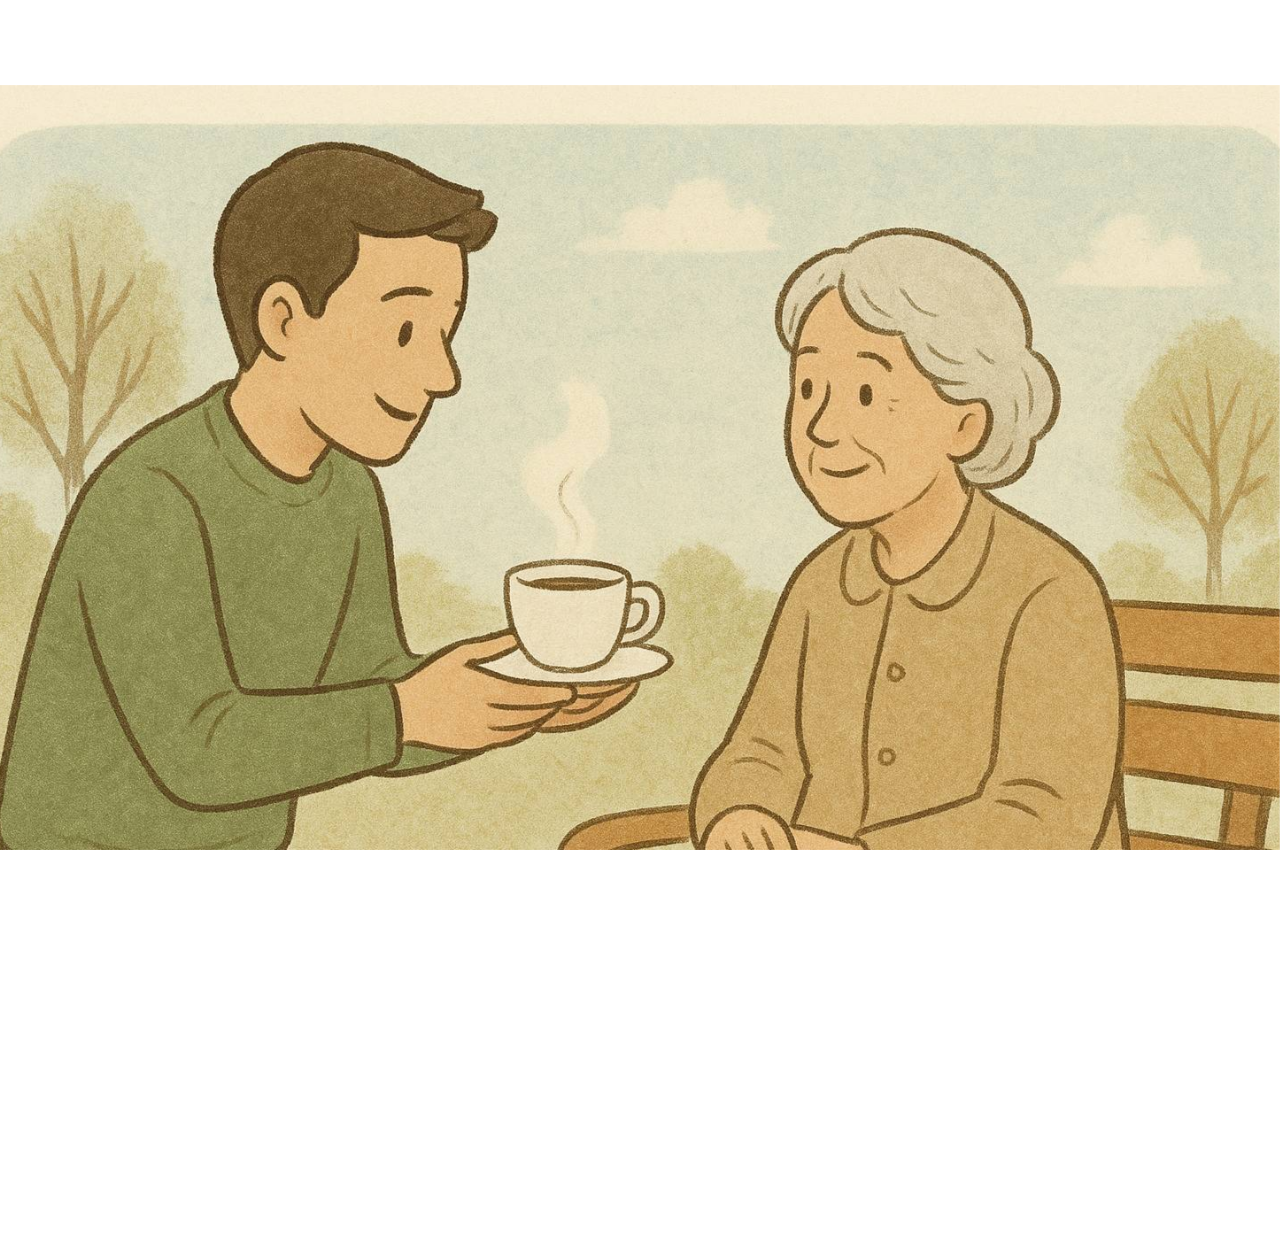
<file: index.html>
<!DOCTYPE html>
<html lang="en">
<head>
    <meta charset="UTF-8">
    <meta name="viewport" content="width=device-width, initial-scale=1.0">
    <title>Gae Apik | Beranda</title>
    <link rel="icon" type="image/svg+xml" href="img/stars.svg">

    <!-- Font Awesome -->
    <link rel="stylesheet" href="https://cdnjs.cloudflare.com/ajax/libs/font-awesome/6.5.0/css/all.min.css">

    <!-- Bootstrap CSS CDN -->
    <link href="https://cdn.jsdelivr.net/npm/bootstrap@5.3.3/dist/css/bootstrap.min.css" rel="stylesheet">

    <!-- Bootstrap Icons -->
    <link rel="stylesheet" href="https://cdn.jsdelivr.net/npm/bootstrap-icons@1.10.5/font/bootstrap-icons.css">

    <!-- File CSS -->
    <link rel="stylesheet" href="style.css">
</head>
<body>

    <!-- NAVBAR -->
    <nav id="mainNavbar" class="navbar navbar-expand-lg navbar-light shadow-sm fixed-top navbar-load">
        <div class="container-fluid">

            <!-- Logo + Title (mepet kiri) -->
            <a class="navbar-brand d-flex align-items-center brand-hover ms-3" href="index.html">
                <i class="bi bi-stars fs-5 me-2 pink"></i>
                <span class="fw-bold fs-5">Gae Apik</span>
            </a>

            <!-- History Link (mepet kanan) -->
            <div class="ms-auto me-4">
                <a href="history.html" class="nav-link history-link">
                <i class="bi bi-clock-history pink"></i>&nbsp;History</a>
            </div>

        </div>
    </nav>

    <!-- HERO SLIDER DENGAN FADE -->
    <div id="heroCarousel" class="carousel slide carousel-fade position-relative" data-bs-ride="carousel">

        <div class="carousel-inner">

            <div class="carousel-item active">
                <img src="img/ChatGPT Image 18 Nov 2025, 10.25.10.png" 
                    class="d-block w-100 hero-img slide-img" alt="Slide 1">
            </div>

            <div class="carousel-item">
                <img src="img/ChatGPT Image 18 Nov 2025, 10.25.15.png" 
                    class="d-block w-100 hero-img slide-img" alt="Slide 2">
            </div>

            <div class="carousel-item">
                <img src="img/ChatGPT Image 18 Nov 2025, 10.27.19.png" 
                    class="d-block w-100 hero-img slide-img" alt="Slide 2">
            </div>

            <div class="carousel-item">
                <img src="img/ChatGPT Image 18 Nov 2025, 10.30.34.png" 
                    class="d-block w-100 hero-img slide-img" alt="Slide 2">
            </div>

        </div>

        <!-- Kontrol Carousel -->
        <!-- <button class="carousel-control-prev" type="button" data-bs-target="#heroCarousel" data-bs-slide="prev">
            <span class="carousel-control-prev-icon"></span>
        </button>
        <button class="carousel-control-next" type="button" data-bs-target="#heroCarousel" data-bs-slide="next">
            <span class="carousel-control-next-icon"></span>
        </button> -->

        <!-- ===== CIRCLE CARD ===== -->
        <!-- <div id="random" class="circle-card text-center">
            <div class="circle-icon">
                <i class="bi bi-stars"></i>
            </div>
            <h3 class="mt-3">Ayo Gas</h3>
            <p>Ngelakoni Kebecikan Teko Tumindak Cilik</p>
        </div> -->
        
        <div id="random" class="circle-card text-center">
            <button id="close-btn" class="btn-close-custom" hidden>×</button>
            <div class="circle-icon">
                <i id="logo-icon" class="bi bi-stars"></i>
            </div>
            <h3 id="title-show" class="mt-3">Ayo Gass</h3>
            <p id="desc-show">Ngelakoni Kebaikan Diawali Tekok Hal-hal Cilik</p>

            <!-- Tombol muncul setelah expand -->
            <div class="action-buttons">
                <button id="skip" class="btn-skip">Skip</button>
                <button id="kerjakan" class="btn-go">Kerjakno</button>
            </div>
        </div>

    </div>

    <!-- SECTION CARD HORIZONTAL -->
    <div class="container my-5" id="card-section">
        <div class="stats-card d-flex align-items-center justify-content-between">
            <div class="d-flex align-items-center gap-3">

                <div class="stats-icon">
                    <i class="fa-solid fa-fire"></i>
                </div>
                <div>
                    <h5 class="mb-0 fw-bold">Streak</h5>
                    <div class="streak-number stats-number">0</div>
                </div>

            </div>
            <div id="labelStreak1" class="labelStreak stats-desc text-end">
                Kerjakno minimal 1 kebaikan bendino cek streak-mu nambah!
            </div>

        </div>
    </div>

    <!-- 3 CARD STATISTICS -->
    <div class="container mb-5">
        <div class="row g-4">

            <!-- CARD 1 -->
            <div class="col-md-4">
                <div class="stats-card small-card d-flex align-items-center justify-content-between">

                    <!-- KIRI -->
                    <div class="d-flex align-items-center gap-3">
                        <div class="stats-icon">
                            <i class="fa-regular fa-calendar"></i>
                        </div>

                        <div>
                            <h6 class="mb-0 fw-bold">Kebaikan</h6>
                            <div class="hari-number stats-number">0</div>
                        </div>
                    </div>

                    <!-- KANAN -->
                    <div class="stats-desc text-end">
                        Kebaikanmu dino iki
                    </div>
                </div>
            </div>

            <!-- CARD 2 -->
            <div class="col-md-4">
                <div class="stats-card small-card d-flex align-items-center justify-content-between">

                    <!-- KIRI -->
                    <div class="d-flex align-items-center gap-3">
                        <div class="stats-icon">
                            <i class="bi bi-graph-up-arrow"></i>
                        </div>

                        <div>
                            <h6 class="mb-0 fw-bold">Kebaikan</h6>
                            <div class="minggu-number stats-number">0</div>
                        </div>
                    </div>

                    <!-- KANAN -->
                    <div class="stats-desc text-end">
                        Kebaikanmu minggu iki
                    </div>
                </div>
            </div>

            <!-- CARD 3 -->
            <div class="col-md-4">
                <div class="stats-card small-card d-flex align-items-center justify-content-between">

                    <!-- KIRI -->
                    <div class="d-flex align-items-center gap-3">
                        <div class="stats-icon">
                            <i class="bi bi-trophy"></i>
                        </div>

                        <div>
                            <h6 class="mb-0 fw-bold">Kebaikan</h6>
                            <div class="total-number stats-number">0</div>
                        </div>
                    </div>

                    <!-- KANAN -->
                    <div class="stats-desc text-end">
                        Total kebaikan
                    </div>
                </div>
            </div>

        </div>
    </div>
    
    <!-- Modal -->
    <div class="modal fade" id="infoModal" tabindex="-1" aria-labelledby="infoModalLabel" aria-hidden="true">
        <div class="modal-dialog modal-dialog-centered">
            <div class="modal-content custom-modal">

                <!-- Header -->
                <div class="modal-header border-0">
                    <h5 class="modal-title fw-bold" id="titleModal"></h5>
                    <button type="button" class="btn-close" data-bs-dismiss="modal" aria-label="Close"></button>
                </div>

                <!-- Body -->
                <div class="modal-body">
                    <h6 class="fw-bold">Deskripsi : </h6>
                    <p id="descModal" class="text-muted">
                    Ini adalah deskripsi singkat yang menjelaskan isi modal secara ringkas dan jelas.
                    </p>

                    <hr>

                    <!-- Cara -->
                    <div class="mt-3">
                        <h6 class="fw-bold">Carane : </h6>
                        <p id="caraModal" class="text-muted mb-0">
                            Berisi penjelasan tentang cara kerja atau langkah yang harus dilakukan pengguna.
                        </p>
                    </div>

                    <hr>

                    <!-- BENEFIT -->
                    <div class="mt-3">
                        <h6 class="fw-bold">Manfaat :</h6>
                        <p id="manfaatModal" class="text-muted mb-0">
                            Manfaat yang akan diperoleh pengguna ketika melakukan hal tersebut.
                        </p>
                    </div>

                </div>

                <!-- Footer -->
                <div class="modal-footer border-0 justify-content-between custom-footer-buttons">
                    <button class="btn-custom btn-cancel" data-bs-dismiss="modal">Batal</button>
                    <button id="lanjutkan" class="btn-custom btn-yes">Kerjakno!</button>
                </div>          

            </div>
        </div>
    </div>

    <!-- Confetti -->
    <div id="fireworkContainer" class="firework-container"></div>

    <!-- Toast -->
    <div id="happyToast" class="happy-toast">
        <span class="toast-emoji">🎉</span>
        <span class="toast-text"><b>Mantap lur!</b> tak akoni semangatmu!<br>Tak enteni hal-hal apik liyane 💗</span>
    </div>

    <!-- FLOATING BUTTON CHECK POINT -->
    <a href="#card-section" class="floating-btn">
        Cek Skormu!
    </a>

    <!-- Bootstrap JS -->
    <script src="https://cdn.jsdelivr.net/npm/bootstrap@5.3.3/dist/js/bootstrap.bundle.min.js"></script>
    <!-- Jquery -->
    <script src="https://code.jquery.com/jquery-3.7.1.min.js"></script>

    <!-- JS eksternal -->
    <script src="script.js"></script>
    <script type="module" src="Counter.js"></script>
    <script type="module" src="RandomKebecikan.js" ></script>
    <script type="module" src="History.js"></script>
    
</body>
</html>
</file>
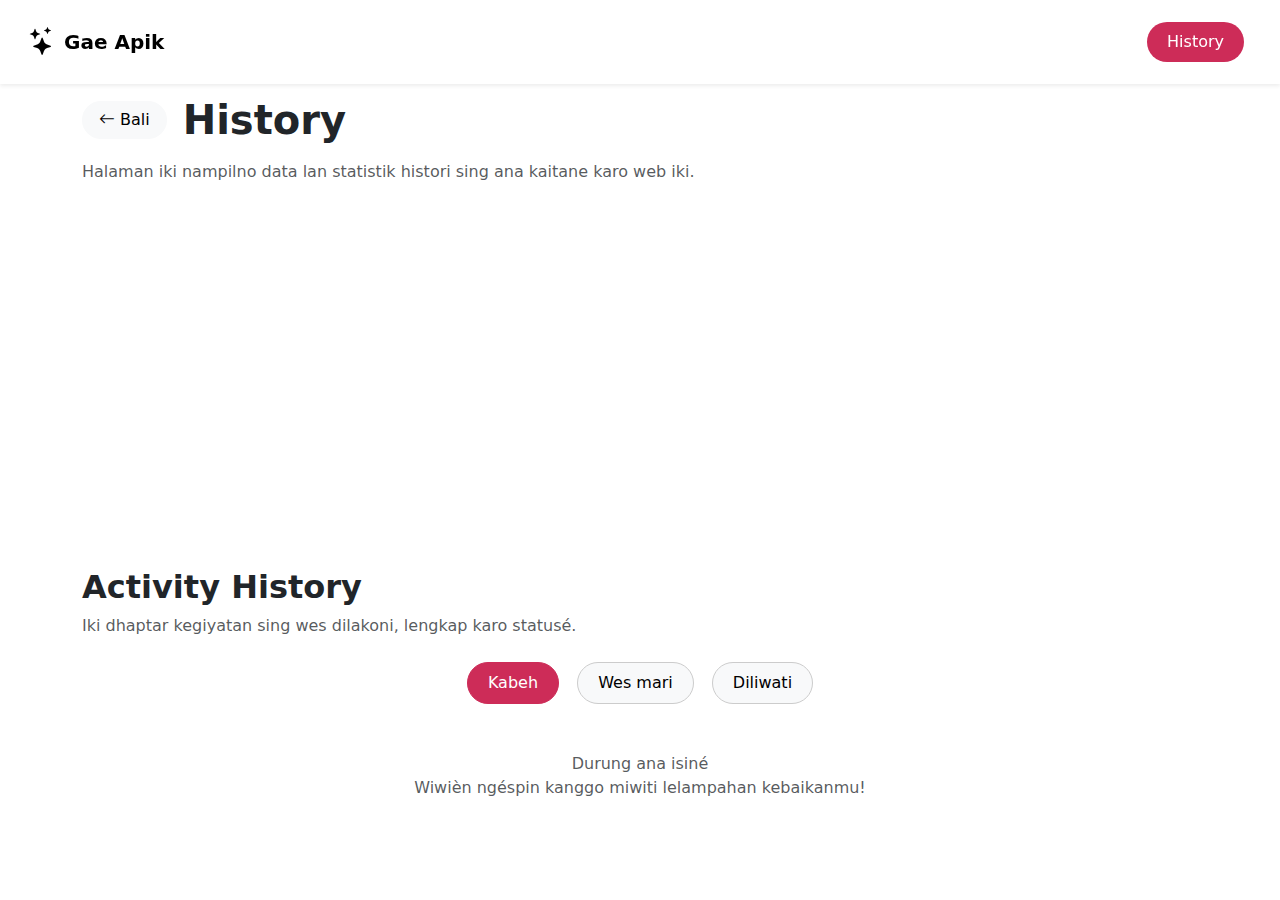
<file: history.html>
<!DOCTYPE html>
<html lang="en">
<head>
    <meta charset="UTF-8">
    <meta name="viewport" content="width=device-width, initial-scale=1.0">
    <title>History</title>
    <link rel="icon" type="image/svg+xml" href="img/stars.svg">

    <!-- Font Awesome -->
    <link rel="stylesheet" href="https://cdnjs.cloudflare.com/ajax/libs/font-awesome/6.5.0/css/all.min.css">

    <!-- Bootstrap CSS CDN -->
    <link 
        href="https://cdn.jsdelivr.net/npm/bootstrap@5.3.3/dist/css/bootstrap.min.css" 
        rel="stylesheet">

    <!-- Bootstrap Icons -->
    <link 
        rel="stylesheet" 
        href="https://cdn.jsdelivr.net/npm/bootstrap-icons@1.10.5/font/bootstrap-icons.css">

    <!-- File CSS -->
    <link rel="stylesheet" href="style.css">
</head>
<body>

    <!-- NAVBAR -->
    <nav id="mainNavbar" class="navbar navbar-expand-lg navbar-light bg-white shadow-sm py-3 fixed-top">
        <div class="container-fluid">

            <!-- Logo + Title -->
            <a class="navbar-brand d-flex align-items-center brand-hover ms-3" href="index.html">
                <i class="bi bi-stars fs-3 me-2"></i>
                <span class="judul-jawa fw-bold fs-5">Gae Apik</span>
            </a>

            <!-- History Button -->
            <div class="ms-auto me-4">
                <a href="history.html" class="nav-link history-btn">History</a>
            </div>

        </div>
    </nav>

    <!-- PAGE HEADER -->
    <div class="container my-5 pt-5">
        <div class="d-flex align-items-center mb-3">
            <!-- Back arrow -->
            <a href="index.html" class="btn btn-light d-flex align-items-center me-3">
                <i class="bi bi-arrow-left"></i> Bali
            </a>
            <!-- Title -->
            <h1 class="fw-bold mb-0">History</h1>
        </div>
        <!-- Deskripsi -->
        <p class="text-muted mb-5">
            Halaman iki nampilno data lan statistik histori sing ana kaitane karo web iki.
        </p>

        <!-- STATISTICS CARD HORIZONTAL -->
        <div class="container my-5" id="card-section">
            <div class="stats-card d-flex align-items-center justify-content-between">
                <div class="d-flex align-items-center gap-3">

                    <div class="stats-icon">
                        <i class="fa-solid fa-fire"></i>
                    </div>
                    <div>
                        <h5 class="mb-0 fw-bold">Streak</h5>
                        <div class="streak-number stats-number">0</div>
                    </div>

                </div>
                <div class="stats-desc text-end">
                    Lakoni sak kebecikan dina iki ben streak-mu mulai!
                </div>

            </div>
        </div>

        <!-- 3 CARD STATISTICS -->
        <div class="container mb-5">
            <div class="row g-4">

                <!-- CARD 1 -->
                <div class="col-md-4">
                    <div class="stats-card small-card d-flex align-items-center justify-content-between">

                        <!-- KIRI -->
                        <div class="d-flex align-items-center gap-3">
                            <div class="stats-icon">
                                <i class="fa-regular fa-calendar"></i>
                            </div>

                            <div>
                                <h6 class="mb-0 fw-bold">Kebecikan</h6>
                                <div class="dino-number stats-number">0</div>
                            </div>
                        </div>

                        <!-- KANAN -->
                        <div class="stats-desc text-end">
                            Kebecikan Dino iki
                        </div>
                    </div>
                </div>

                <!-- CARD 2 -->
                <div class="col-md-4">
                    <div class="stats-card small-card d-flex align-items-center justify-content-between">

                        <!-- KIRI -->
                        <div class="d-flex align-items-center gap-3">
                            <div class="stats-icon">
                                <i class="bi bi-graph-up-arrow"></i>
                            </div>

                            <div>
                                <h6 class="mb-0 fw-bold">Kebecikan</h6>
                                <div class="minggu-number stats-number">0</div>
                            </div>
                        </div>

                        <!-- KANAN -->
                        <div class="stats-desc text-end">
                            Kebecikan Minggu iki
                        </div>
                    </div>
                </div>

                <!-- CARD 3 -->
                <div class="col-md-4">
                    <div class="stats-card small-card d-flex align-items-center justify-content-between">

                        <!-- KIRI -->
                        <div class="d-flex align-items-center gap-3">
                            <div class="stats-icon">
                                <i class="bi bi-trophy"></i>
                            </div>

                            <div>
                                <h6 class="mb-0 fw-bold">Kebecikan</h6>
                                <div class="total-number stats-number">0</div>
                            </div>
                        </div>

                        <!-- KANAN -->
                        <div class="stats-desc text-end">
                            Total Kebecikan
                        </div>
                    </div>
                </div>

            </div>
        </div>

    </div>

    <!-- SECTION HISTORY LIST -->
    <div class="container my-5">

        <!-- Title & Deskripsi -->
        <div class="mb-4">
            <h2 class="fw-bold">Activity History</h2>
            <p class="text-muted">
                Iki dhaptar kegiyatan sing wes dilakoni, lengkap karo statusé.
            </p>
        </div>

        <!-- Tab Buttons -->
        <div class="mb-4 text-center">
            <button class="tab-btn active me-2" data-filter="all">Kabeh</button>
            <button id="HistoryWesmari" class="tab-btn me-2">Wes mari</button>
            <button id="HistoryDiliwati" class="tab-btn">Diliwati</button>
        </div>

        <!-- History Cards -->
        <div id="hasil" class="row history-cards g-4">
            <p id="emptyMessage" class="text-center text-muted mt-5">
                Durung ana isiné<br>
                Wiwièn ngéspin kanggo miwiti lelampahan kebaikanmu!
            </p>
        </div>
    </div>

    <!-- Bootstrap JS -->
    <script src="https://cdn.jsdelivr.net/npm/bootstrap@5.3.3/dist/js/bootstrap.bundle.min.js"></script>

    <!-- Jquery -->
    <script src="https://code.jquery.com/jquery-3.7.1.min.js"></script>

    <!-- JS eksternal -->
    <script src="script.js"></script>
    <script type="module" src="Counter.js"></script>
    <script type="module" src="RandomKebecikan.js" ></script>
    <script type="module" src="History.js"></script>

</body>
</html>
</file>
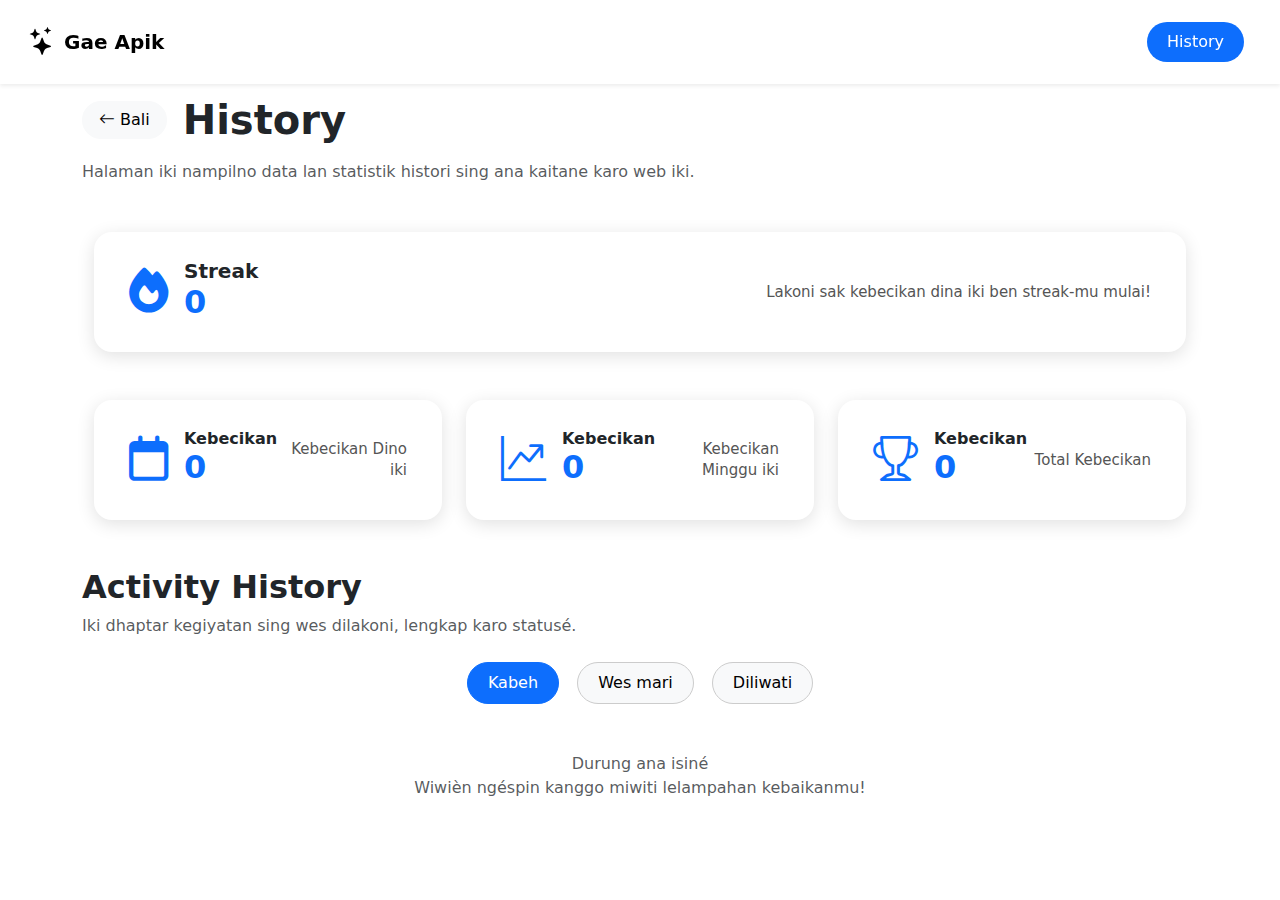
<file: public/history.html>
<!DOCTYPE html>
<html lang="en">
<head>
    <meta charset="UTF-8">
    <meta name="viewport" content="width=device-width, initial-scale=1.0">
    <title>History</title>
    <link rel="icon" type="image/svg+xml" href="img/stars.svg">

    <!-- Font Awesome -->
    <link rel="stylesheet" href="https://cdnjs.cloudflare.com/ajax/libs/font-awesome/6.5.0/css/all.min.css">

    <!-- Bootstrap CSS CDN -->
    <link 
        href="https://cdn.jsdelivr.net/npm/bootstrap@5.3.3/dist/css/bootstrap.min.css" 
        rel="stylesheet">

    <!-- Bootstrap Icons -->
    <link 
        rel="stylesheet" 
        href="https://cdn.jsdelivr.net/npm/bootstrap-icons@1.10.5/font/bootstrap-icons.css">

    <!-- File CSS -->
    <link rel="stylesheet" href="style.css">
</head>
<body>

    <!-- NAVBAR -->
    <nav id="mainNavbar" class="navbar navbar-expand-lg navbar-light bg-white shadow-sm py-3 fixed-top">
        <div class="container-fluid">

            <!-- Logo + Title -->
            <a class="navbar-brand d-flex align-items-center brand-hover ms-3" href="index.html">
                <i class="bi bi-stars fs-3 me-2"></i>
                <span class="judul-jawa fw-bold fs-5">Gae Apik</span>
            </a>

            <!-- History Button -->
            <div class="ms-auto me-4">
                <a href="history.html" class="nav-link history-btn">History</a>
            </div>

        </div>
    </nav>

    <!-- PAGE HEADER -->
    <div class="container my-5 pt-5">
        <div class="d-flex align-items-center mb-3">
            <!-- Back arrow -->
            <a href="index.html" class="btn btn-light d-flex align-items-center me-3">
                <i class="bi bi-arrow-left"></i> Bali
            </a>
            <!-- Title -->
            <h1 class="fw-bold mb-0">History</h1>
        </div>
        <!-- Deskripsi -->
        <p class="text-muted mb-5">
            Halaman iki nampilno data lan statistik histori sing ana kaitane karo web iki.
        </p>

        <!-- STATISTICS CARD HORIZONTAL -->
        <div class="container my-5" id="card-section">
            <div class="stats-card d-flex align-items-center justify-content-between">
                <div class="d-flex align-items-center gap-3">

                    <div class="stats-icon">
                        <i class="fa-solid fa-fire"></i>
                    </div>
                    <div>
                        <h5 class="mb-0 fw-bold">Streak</h5>
                        <div class="streak-number stats-number">0</div>
                    </div>

                </div>
                <div class="stats-desc text-end">
                    Lakoni sak kebecikan dina iki ben streak-mu mulai!
                </div>

            </div>
        </div>

        <!-- 3 CARD STATISTICS -->
        <div class="container mb-5">
            <div class="row g-4">

                <!-- CARD 1 -->
                <div class="col-md-4">
                    <div class="stats-card small-card d-flex align-items-center justify-content-between">

                        <!-- KIRI -->
                        <div class="d-flex align-items-center gap-3">
                            <div class="stats-icon">
                                <i class="fa-regular fa-calendar"></i>
                            </div>

                            <div>
                                <h6 class="mb-0 fw-bold">Kebecikan</h6>
                                <div class="dino-number stats-number">0</div>
                            </div>
                        </div>

                        <!-- KANAN -->
                        <div class="stats-desc text-end">
                            Kebecikan Dino iki
                        </div>
                    </div>
                </div>

                <!-- CARD 2 -->
                <div class="col-md-4">
                    <div class="stats-card small-card d-flex align-items-center justify-content-between">

                        <!-- KIRI -->
                        <div class="d-flex align-items-center gap-3">
                            <div class="stats-icon">
                                <i class="bi bi-graph-up-arrow"></i>
                            </div>

                            <div>
                                <h6 class="mb-0 fw-bold">Kebecikan</h6>
                                <div class="minggu-number stats-number">0</div>
                            </div>
                        </div>

                        <!-- KANAN -->
                        <div class="stats-desc text-end">
                            Kebecikan Minggu iki
                        </div>
                    </div>
                </div>

                <!-- CARD 3 -->
                <div class="col-md-4">
                    <div class="stats-card small-card d-flex align-items-center justify-content-between">

                        <!-- KIRI -->
                        <div class="d-flex align-items-center gap-3">
                            <div class="stats-icon">
                                <i class="bi bi-trophy"></i>
                            </div>

                            <div>
                                <h6 class="mb-0 fw-bold">Kebecikan</h6>
                                <div class="total-number stats-number">0</div>
                            </div>
                        </div>

                        <!-- KANAN -->
                        <div class="stats-desc text-end">
                            Total Kebecikan
                        </div>
                    </div>
                </div>

            </div>
        </div>

    </div>

    <!-- SECTION HISTORY LIST -->
    <div class="container my-5">

        <!-- Title & Deskripsi -->
        <div class="mb-4">
            <h2 class="fw-bold">Activity History</h2>
            <p class="text-muted">
                Iki dhaptar kegiyatan sing wes dilakoni, lengkap karo statusé.
            </p>
        </div>

        <!-- Tab Buttons -->
        <div class="mb-4 text-center">
            <button class="tab-btn active me-2" data-filter="all">Kabeh</button>
            <button id="HistoryWesmari" class="tab-btn me-2">Wes mari</button>
            <button id="HistoryDiliwati" class="tab-btn">Diliwati</button>
        </div>

        <!-- History Cards -->
        <div id="hasil" class="row history-cards g-4">
            <p id="emptyMessage" class="text-center text-muted mt-5">
                Durung ana isiné<br>
                Wiwièn ngéspin kanggo miwiti lelampahan kebaikanmu!
            </p>
        </div>
    </div>

    <!-- Bootstrap JS -->
    <script src="https://cdn.jsdelivr.net/npm/bootstrap@5.3.3/dist/js/bootstrap.bundle.min.js"></script>

    <!-- Jquery -->
    <script src="https://code.jquery.com/jquery-3.7.1.min.js"></script>

    <!-- JS eksternal -->
    <script src="/js/script.js"></script>
    <script type="module" src="/js/Counter.js"></script>
    <script type="module" src="/js/RandomKebecikan.js" ></script>
    <script type="module" src="/js/History.js"></script>

</body>
</html>
</file>
<file: style.css>
/* ---------------------------------------------------
   HALAMAN INDEX
--------------------------------------------------- */

/* ---------------------------------------------------
   NAVBAR HOVER EFFECT
--------------------------------------------------- */
/* Navbar */
.navbar-expand-lg {
    background-color: transparent;
    backdrop-filter: blur(10px);
}

/* Navbar transition */
#mainNavbar {
    transition: backdrop-filter 0.4s ease, background-color 0.4s ease, box-shadow 0.4s ease;
}

/* Blur aktif saat scroll */
#mainNavbar.scrolled {
    backdrop-filter: blur(10px);
    background-color: rgba(255, 255, 255, 0.75);
    box-shadow: 0 4px 20px rgba(0, 0, 0, 0.1);
}

.brand-hover, 
.history-link {
    transition: all 0.25s ease-in-out;
    cursor: pointer;
}

.brand-hover:hover {
    transform: translateY(-3px);
    opacity: 0.8;
}

.history-link {
    color: #333;
    font-weight: 500;
    font-size: 1rem;
    text-decoration: none;
}

.history-link:hover {
    color: #CD2C58;
    transform: translateY(-3px);
    opacity: 0.8;
}

/* ---------------------------------------------------
   HERO IMAGE
--------------------------------------------------- */
#heroCarousel {
    position: relative;
}

.carousel-fade {
    margin-top: 9.4vh;
}

.hero-img {
    height: 85vh;
    object-fit: cover;
    transition: transform 1.2s ease, opacity 1.2s ease;
}

/* Saat slide masuk */
.carousel-item-next .slide-img,
.carousel-item-prev .slide-img {
    transform: translateX(50px); /* geser masuk dari kanan */
    opacity: 0.6;
}

.carousel-item.active .slide-img {
    transform: translateX(0);
    opacity: 1;
}

/* ---------------------------------------------------
   CIRCLE CARD — LEBIH BESAR
--------------------------------------------------- */
.circle-card {
    width: 330px;
    height: 330px;
    background: rgba(255, 255, 255, 0.85);
    backdrop-filter: blur(7px);
    border-radius: 50%;
    position: absolute;
    top: 50%;
    left: 50%;
    transform: translate(-50%, -50%);
    
    padding: 45px;
    display: flex;
    flex-direction: column;
    justify-content: center;
    align-items: center;

    transition: all 0.35s ease;
    box-shadow: 0 6px 25px rgba(0, 0, 0, 0.25);
    z-index: 10;
    cursor: pointer;
}

.circle-card:hover {
    transform: translate(-50%, -50%) scale(1.12);
    box-shadow: 0 12px 40px rgba(0, 0, 0, 0.3);
    opacity: 0.96;
}

/* ---------------------------------------------------
   MODE EXPANDED (Berubah Jadi Kotak Rounded)
--------------------------------------------------- */
.circle-card.expanded {
    width: 370px;
    height: auto;
    border-radius: 25px;
    padding: 50px 35px;
    transform: translate(-50%, -50%) scale(1); /* hilangkan scale hover */
}

/* Hilangkan efek hover saat expanded */
.circle-card.expanded:hover {
    transform: translate(-50%, -50%);
}

/* ---------------------------------------------------
   TOMBOL AKSI (Hidden sebelum klik)
--------------------------------------------------- */
.action-buttons {
    display: none;
    margin-top: 25px;
    width: 100%;
    gap: 15px;
    justify-content: center;
}

.circle-card.expanded .action-buttons {
    display: flex;
}

/* Tombol styling */
.action-buttons button {
    flex: 1;
    padding: 12px 0;
    border: none;
    border-radius: 12px;
    font-weight: 600;
}

.btn-skip {
    background: #bbb;
}

.btn-go {
    background: #CD2C58;
    color: white;
}

/* Icon */
.circle-icon {
    font-size: 60px;
    color: #CD2C58;
}

/* ---------------------------------------------------
   CARD HORIZONTAL (STATISTICS STYLE)
--------------------------------------------------- */
.stats-card {
    background-image: linear-gradient(to right ,#F5E0E0, white , #FCFCFC);
    border-radius: 18px;
    padding: 25px 35px;
    min-height: 120px;
    box-shadow: 0 4px 18px rgba(0,0,0,0.12);
    transition: all .3s ease;
    background-size: 200% auto;
}

.stats-long {
    background-image: linear-gradient(to right , #D4F1F4, white , #C3EBD8);
}

/* Hover sedikit naik */
.stats-card:hover {
    transform: translateY(-4px);
    box-shadow: 0 6px 25px rgba(0,0,0,0.18);
    background-position: right center;
}

/* Icon besar kiri */
.stats-icon {
    font-size: 45px;
    color: #CD2C58;
}

/* Angka besar */
.stats-number {
    font-size: 32px;
    font-weight: 700;
    color: #CD2C58;
    margin-top: -5px;
}

/* Deskripsi kanan */
.stats-desc {
    width: 45%;
    font-size: 15px;
    color: #555;
    line-height: 1.4;
}

/* ---------------------------------------------------
   FLOATING CIRCLE BUTTON (CHECK POINT)
--------------------------------------------------- */
.floating-btn {
    position: fixed;
    bottom: 25px;
    right: 25px;

    background: #CD2C58;
    color: #fff;

    padding: 18px 28px;
    border-radius: 50px; /* oval bulat */
    font-weight: 600;
    font-size: 15px;
    text-decoration: none;

    box-shadow: 0 6px 18px rgba(0, 0, 0, 0.25);
    transition: all .3s ease;

    display: flex;
    align-items: center;
    justify-content: center;

    animation: floatPulse 2.2s infinite ease-in-out;
    z-index: 999;
}

/* Hover effect */
.floating-btn:hover {
    transform: scale(1.1);
    box-shadow: 0 10px 25px rgba(0, 0, 0, 0.30);
    text-decoration: none;
    color: #fff;
}

/* Animasi pulse lembut */
@keyframes floatPulse {
    0% {
        transform: scale(1);
    }
    50% {
        transform: scale(1.07);
    }
    100% {
        transform: scale(1);
    }
}

/* ---------------------------------------------------
   Modal
--------------------------------------------------- */

/* Modal custom */
.custom-modal {
    border-radius: 22px !important;
    background: #fff;
    padding-bottom: 10px;
    box-shadow: 0 10px 40px rgba(0,0,0,0.15);
}

/* Hilangkan border default bootstrap */
.custom-modal .modal-header,
.custom-modal .modal-footer {
    border: none !important;
}

/* Tombol custom */
.btn-custom {
    padding: 10px 18px;
    border-radius: 14px;
    font-weight: 600;
    font-size: 15px;
    border: none;
    cursor: pointer;
    transition: 0.25s;
}

/* Cancel */
.btn-cancel {
    background: #e5e5e5;
    color: #333;
}

.btn-cancel:hover {
    background: #d0d0d0;
}

/* Yes */
.btn-yes {
    background: #CD2C58;
    color: white;
}

.btn-yes:hover {
    background: #b22045;
}

/* Footer content spacing */
.custom-footer-buttons {
    padding: 0 25px 25px;
}

/* ============================
   CONFETTI PURE CSS
============================ */
.firework-container {
    position: fixed;
    inset: 0;
    pointer-events: none;
    z-index: 9999;
}

.firework {
    position: absolute;
    opacity: 1;
}

@keyframes firework-explode {
    0% {
        transform: translate(0,0) scale(1);
        opacity: 1;
    }
    80% {
        transform: translate(var(--x,0px), var(--y,0px)) scale(1.2);
        opacity: 1;
    }
    100% {
        transform: translate(var(--x,0px), var(--y,0px)) scale(0.5);
        opacity: 0;
    }
}

/* ============================
   TOAST
============================ */
.happy-toast {
    position: fixed;
    bottom: 30px;
    left: 50%;
    transform: translateX(-50%) translateY(80px);
    padding: 12px 20px;
    background: #fff;
    border-radius: 16px;
    box-shadow: 0 10px 25px rgba(0,0,0,0.15);
    opacity: 0;
    transition: 0.4s ease;
    display: flex;
    align-items: center;
    gap: 10px;
    z-index: 9999;
}

.happy-toast.show {
    opacity: 1;
    transform: translateX(-50%) translateY(0);
}

/* ============================
   Streak
============================ */

/* ---------------------------------------------------
   HALAMAN HISTORY
--------------------------------------------------- */

/* History button dengan background dan membulat */
.history-btn {
    display: inline-block;
    padding: 8px 20px;
    background-color: #CD2C58;
    color: #fff !important;
    font-weight: 500;
    border-radius: 50px; /* membulat kanan kiri */
    text-decoration: none;
    transition: all 0.3s ease;
}

.history-btn:hover {
    background-color: #CD2C58;
    transform: translateY(-2px);
    opacity: 0.9;
}

/* Tombol back panah kiri */
.container .btn-light {
    display: flex;
    align-items: center;
    gap: 5px;
    border-radius: 50px;
    padding: 6px 16px;
    font-weight: 500;
    transition: all 0.3s ease;
}

.container .btn-light:hover {
    transform: translateY(-2px);
    box-shadow: 0 4px 12px rgba(0,0,0,0.15);
}

/* Tab Buttons */
.tab-btn {
    padding: 8px 20px;
    border-radius: 50px;
    border: 1px solid #ccc;
    background-color: #f8f9fa;
    font-weight: 500;
    cursor: pointer;
    transition: all 0.3s ease;
}

.tab-btn.active,
.tab-btn:hover {
    background-color: #CD2C58;
    color: #fff;
    border-color: #CD2C58;
}

/* Center tab buttons */
.text-center .tab-btn {
    display: inline-block;
    margin: 0 5px;
}

/* History cards sudah menggunakan row + col-md-6 untuk 2 kolom */
.history-card {
    display: flex;
    align-items: center;
    justify-content: space-between;
    background-color: #fff;
    border-radius: 12px;
    box-shadow: 0 4px 18px rgba(0,0,0,0.08);
    overflow: hidden;
    transition: transform 0.3s ease;
    height: 100%;
}

.history-card:hover {
    transform: translateY(-4px);
}


/* Strip kiri */
.status-strip {
    width: 6px;
    height: 100%;
}

/* Konten utama */
.history-content {
    padding: 16px;
    flex: 1;
}

/* Status kanan */
.history-status {
    padding: 0 16px;
    font-weight: 600;
    display: flex;
    align-items: center;
    gap: 4px;
}

/* Done & Skip colors */
.history-card.done .status-strip {
    background-color: #28a745;
}
.history-card.skip .status-strip {
    background-color: #dc3545;
}

.history-card.done .history-status {
    color: #28a745;
}
.history-card.skip .history-status {
    color: #dc3545;
}

/* mengatur tampilan hp */
@media (max-width:576px) {
    .carousel-fade {
        margin-top: 6.8vh;
    }
}

/* ======================================================
   ANIMASI SAAT DIV LINGKARAN KE CARD
====================================================== */

.btn-close-custom {
    position: absolute;
    top: 15px;
    right: 15px;
    width: 30px;
    height: 30px;
    background: #D1D1D6;
    border: none;
    border-radius: 50%;
    font-size: 18px;
    font-weight: bold;
    color: #333;
    display: flex;
    align-items: center;
    justify-content: center;
    cursor: pointer;
    
    opacity: 0;
    transform: scale(0);
    transition: all 0.4s ease 0.4s;
    z-index: 11;
}

#random.expanded #logo-icon {
    font-size: 1.5rem; 
    margin: 0;
    /* Pindah ke kiri atas (relative to the expanded card) */
    position: absolute;
    top: 24px;
    left: 24px;
    cursor: default;
}

#random.expanded .btn-close-custom {
    opacity: 1;
    transform: scale(1);
}

/* ======================================================
   ANIMASI SAAT WEBSITE PERTAMA KALI DIBUKA
====================================================== */

/* Fade-in umum */
.fade-in {
    opacity: 0;
    animation: fadeIn 1.2s ease forwards;
}

@keyframes fadeIn {
    from { opacity: 0; }
    to   { opacity: 1; }
}

/* NAVBAR slide turun */
.navbar-load {
    transform: translateY(-25px);
    opacity: 0;
    animation: navbarSlide 0.9s ease forwards;
}

@keyframes navbarSlide {
    to {
        transform: translateY(0);
        opacity: 1;
    }
}

/* HERO image fade-in */
.hero-img {
    opacity: 0;
    animation: heroFade 1.8s ease forwards;
}

@keyframes heroFade {
    to { opacity: 1; }
}

/* CIRCLE CARD zoom-in */
#random {
    animation: fadeOnly 2s ease forwards;
    opacity: 0;
}

@keyframes fadeOnly {
    from { opacity: 0; }
    to { opacity: 1; }
}


/* STATISTICS card slide-up + fade */
.stats-card {
    opacity: 0;
    transform: translateY(20px);
    animation: slideStats 1s ease forwards;
}

@keyframes slideStats {
    to {
        opacity: 1;
        transform: translateY(0);
    }
}

/* Delay agar muncul satu-persatu */
#card-section .stats-card { animation-delay: 1.2s; }

.small-card:nth-child(1) { animation-delay: 1.4s; }
.small-card:nth-child(2) { animation-delay: 1.6s; }
.small-card:nth-child(3) { animation-delay: 1.8s; }

/* Floating button fade-in terakhir */
.floating-btn {
    opacity: 0;
    animation: fadeIn 2s ease 2.2s forwards;
}
</file>
<file: public/style.css>
/* ---------------------------------------------------
   HALAMAN INDEX
--------------------------------------------------- */

/* ---------------------------------------------------
   NAVBAR HOVER EFFECT
--------------------------------------------------- */
/* Navbar transition */
#mainNavbar {
    transition: backdrop-filter 0.4s ease, background-color 0.4s ease, box-shadow 0.4s ease;
}

/* Blur aktif saat scroll */
#mainNavbar.scrolled {
    backdrop-filter: blur(10px);
    background-color: rgba(255, 255, 255, 0.75);
    box-shadow: 0 4px 20px rgba(0, 0, 0, 0.1);
}

.brand-hover, 
.history-link {
    transition: all 0.25s ease-in-out;
    cursor: pointer;
}

.brand-hover:hover {
    transform: translateY(-3px);
    opacity: 0.8;
}

.history-link {
    color: #333;
    font-weight: 500;
    font-size: 1rem;
    text-decoration: none;
}

.history-link:hover {
    color: #0d6efd;
    transform: translateY(-3px);
    opacity: 0.8;
}

/* ---------------------------------------------------
   HERO IMAGE
--------------------------------------------------- */
#heroCarousel {
    position: relative;
}

.hero-img {
    height: 85vh;
    object-fit: cover;
    transition: transform 1.2s ease, opacity 1.2s ease;
}

/* Saat slide masuk */
.carousel-item-next .slide-img,
.carousel-item-prev .slide-img {
    transform: translateX(50px); /* geser masuk dari kanan */
    opacity: 0.6;
}

.carousel-item.active .slide-img {
    transform: translateX(0);
    opacity: 1;
}

/* ---------------------------------------------------
   CIRCLE CARD — LEBIH BESAR
--------------------------------------------------- */
.circle-card {
    width: 330px;
    height: 330px;
    background: rgba(255, 255, 255, 0.85);
    backdrop-filter: blur(7px);
    border-radius: 50%;
    position: absolute;
    top: 50%;
    left: 50%;
    transform: translate(-50%, -50%);
    
    padding: 45px;
    display: flex;
    flex-direction: column;
    justify-content: center;

    transition: all 0.35s ease;
    box-shadow: 0 6px 25px rgba(0, 0, 0, 0.25);
    z-index: 10; /* pastikan muncul di atas gambar */
}

.circle-card:hover {
    transform: translate(-50%, -50%) scale(1.12);
    box-shadow: 0 12px 40px rgba(0, 0, 0, 0.3);
    opacity: 0.96;
}

/* Icon */
.circle-icon {
    font-size: 60px;
    color: #0d6efd;
}

/* ---------------------------------------------------
   CARD HORIZONTAL (STATISTICS STYLE)
--------------------------------------------------- */
.stats-card {
    background: #ffffff;
    border-radius: 18px;
    padding: 25px 35px;
    min-height: 120px;
    box-shadow: 0 4px 18px rgba(0,0,0,0.12);
    transition: all .3s ease;
}

/* Hover sedikit naik */
.stats-card:hover {
    transform: translateY(-4px);
    box-shadow: 0 6px 25px rgba(0,0,0,0.18);
}

/* Icon besar kiri */
.stats-icon {
    font-size: 45px;
    color: #0d6efd;
}

/* Angka besar */
.stats-number {
    font-size: 32px;
    font-weight: 700;
    color: #0d6efd;
    margin-top: -5px;
}

/* Deskripsi kanan */
.stats-desc {
    width: 45%;
    font-size: 15px;
    color: #555;
    line-height: 1.4;
}

/* ---------------------------------------------------
   FLOATING CIRCLE BUTTON (CHECK POINT)
--------------------------------------------------- */
.floating-btn {
    position: fixed;
    bottom: 25px;
    right: 25px;

    background: #0d6efd;
    color: #fff;

    padding: 18px 28px;
    border-radius: 50px; /* oval bulat */
    font-weight: 600;
    font-size: 15px;
    text-decoration: none;

    box-shadow: 0 6px 18px rgba(0, 0, 0, 0.25);
    transition: all .3s ease;

    display: flex;
    align-items: center;
    justify-content: center;

    animation: floatPulse 2.2s infinite ease-in-out;
    z-index: 999;
}

/* Hover effect */
.floating-btn:hover {
    transform: scale(1.1);
    box-shadow: 0 10px 25px rgba(0, 0, 0, 0.30);
    text-decoration: none;
    color: #fff;
}

/* Animasi pulse lembut */
@keyframes floatPulse {
    0% {
        transform: scale(1);
    }
    50% {
        transform: scale(1.07);
    }
    100% {
        transform: scale(1);
    }
}

/* ---------------------------------------------------
   HALAMAN HISTORY
--------------------------------------------------- */

/* History button dengan background dan membulat */
.history-btn {
    display: inline-block;
    padding: 8px 20px;
    background-color: #0d6efd;
    color: #fff !important;
    font-weight: 500;
    border-radius: 50px; /* membulat kanan kiri */
    text-decoration: none;
    transition: all 0.3s ease;
}

.history-btn:hover {
    background-color: #0b5ed7;
    transform: translateY(-2px);
    opacity: 0.9;
}

/* Tombol back panah kiri */
.container .btn-light {
    display: flex;
    align-items: center;
    gap: 5px;
    border-radius: 50px;
    padding: 6px 16px;
    font-weight: 500;
    transition: all 0.3s ease;
}

.container .btn-light:hover {
    transform: translateY(-2px);
    box-shadow: 0 4px 12px rgba(0,0,0,0.15);
}

/* Tab Buttons */
.tab-btn {
    padding: 8px 20px;
    border-radius: 50px;
    border: 1px solid #ccc;
    background-color: #f8f9fa;
    font-weight: 500;
    cursor: pointer;
    transition: all 0.3s ease;
}

.tab-btn.active,
.tab-btn:hover {
    background-color: #0d6efd;
    color: #fff;
    border-color: #0d6efd;
}

/* Center tab buttons */
.text-center .tab-btn {
    display: inline-block;
    margin: 0 5px;
}

/* History cards sudah menggunakan row + col-md-6 untuk 2 kolom */
.history-card {
    display: flex;
    align-items: center;
    justify-content: space-between;
    background-color: #fff;
    border-radius: 12px;
    box-shadow: 0 4px 18px rgba(0,0,0,0.08);
    overflow: hidden;
    transition: transform 0.3s ease;
    height: 100%;
}

.history-card:hover {
    transform: translateY(-4px);
}


/* Strip kiri */
.status-strip {
    width: 6px;
    height: 100%;
}

/* Konten utama */
.history-content {
    padding: 16px;
    flex: 1;
}

/* Status kanan */
.history-status {
    padding: 0 16px;
    font-weight: 600;
    display: flex;
    align-items: center;
    gap: 4px;
}

/* Done & Skip colors */
.history-card.done .status-strip {
    background-color: #28a745;
}
.history-card.skip .status-strip {
    background-color: #dc3545;
}

.history-card.done .history-status {
    color: #28a745;
}
.history-card.skip .history-status {
    color: #dc3545;
}
</file>
